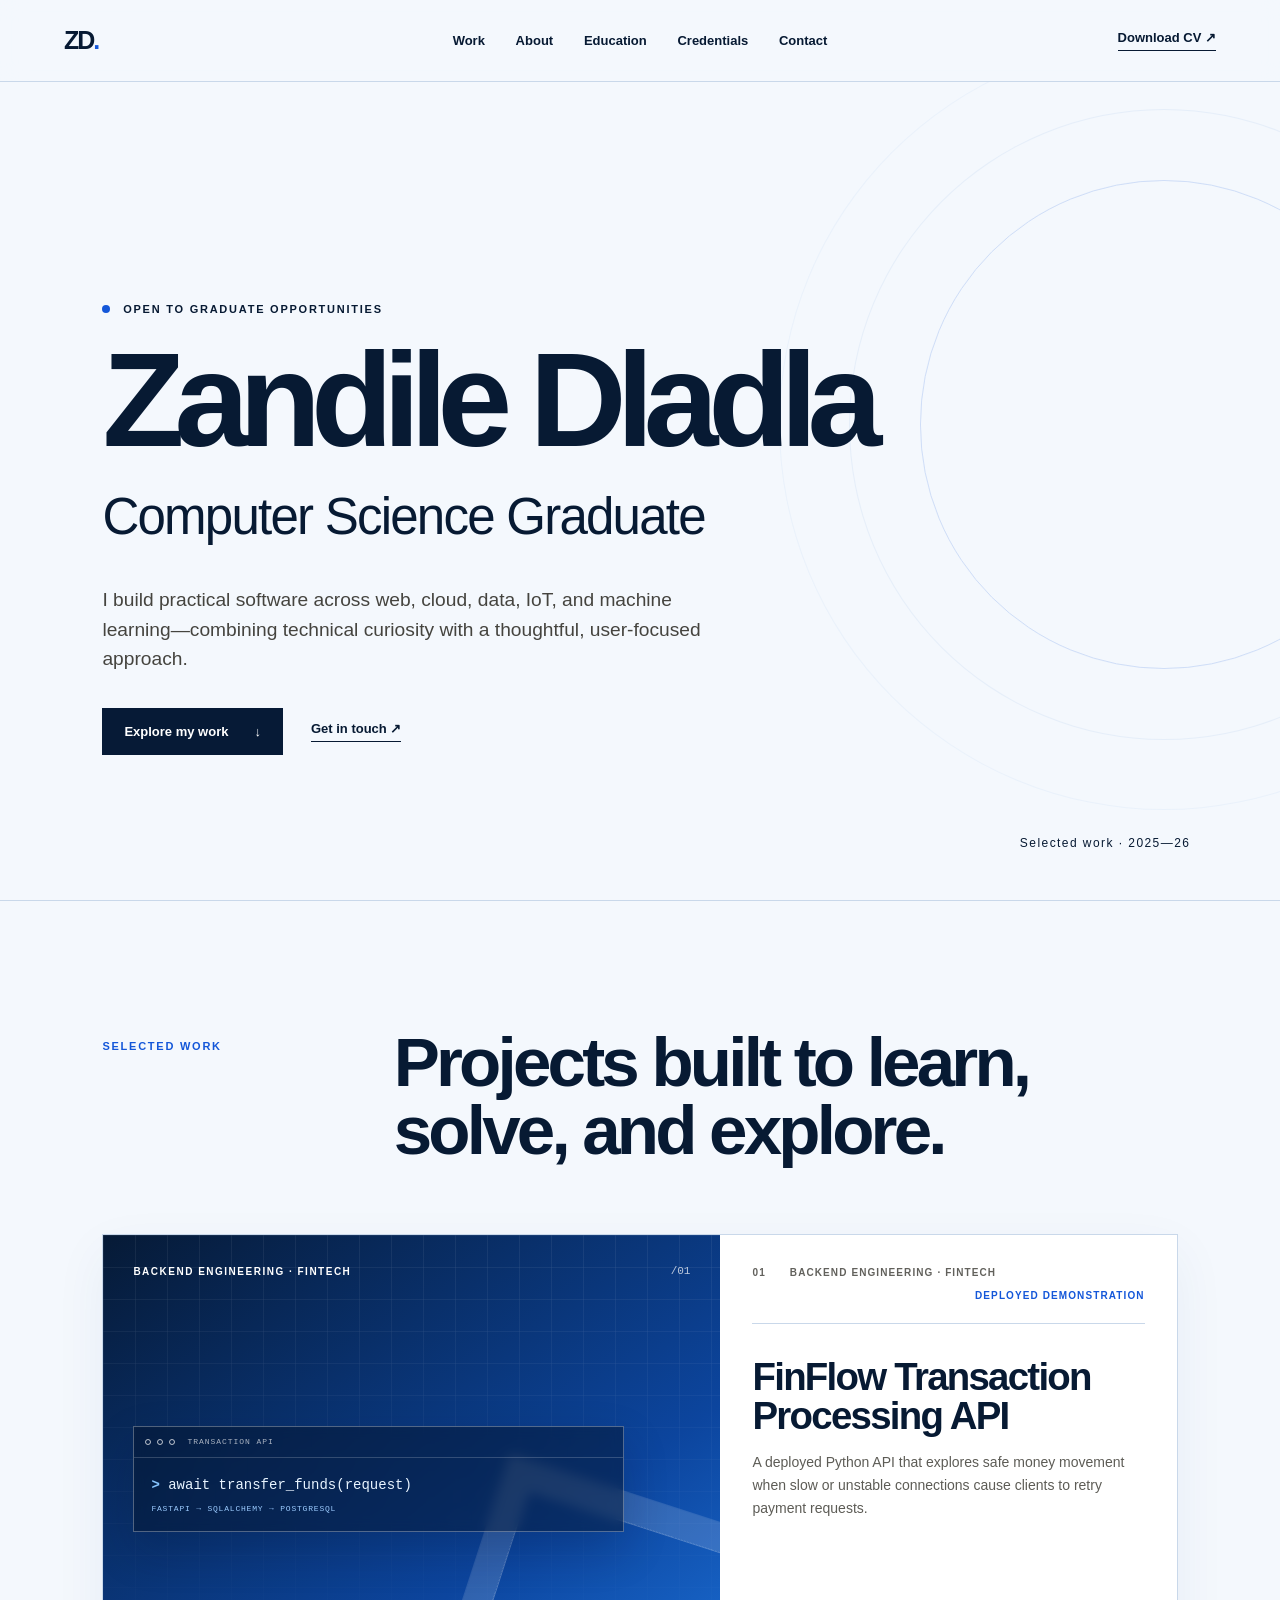
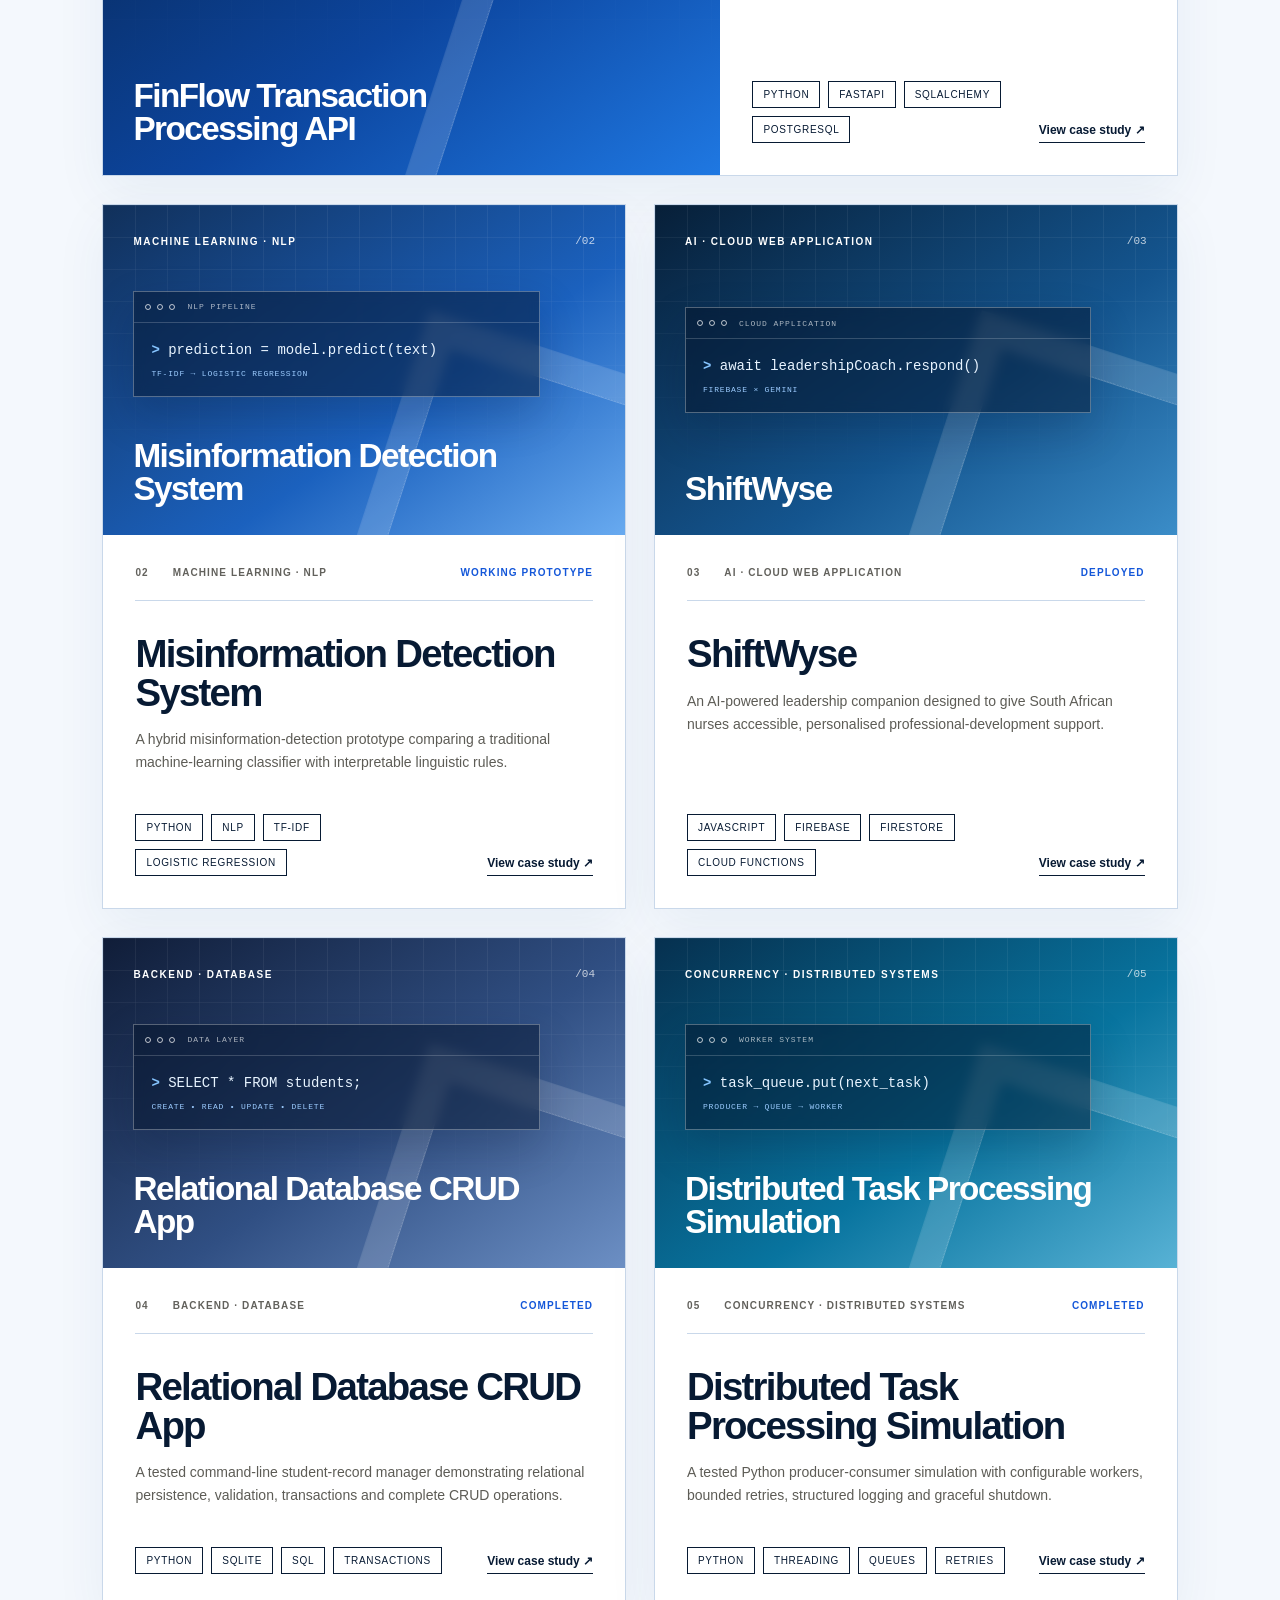
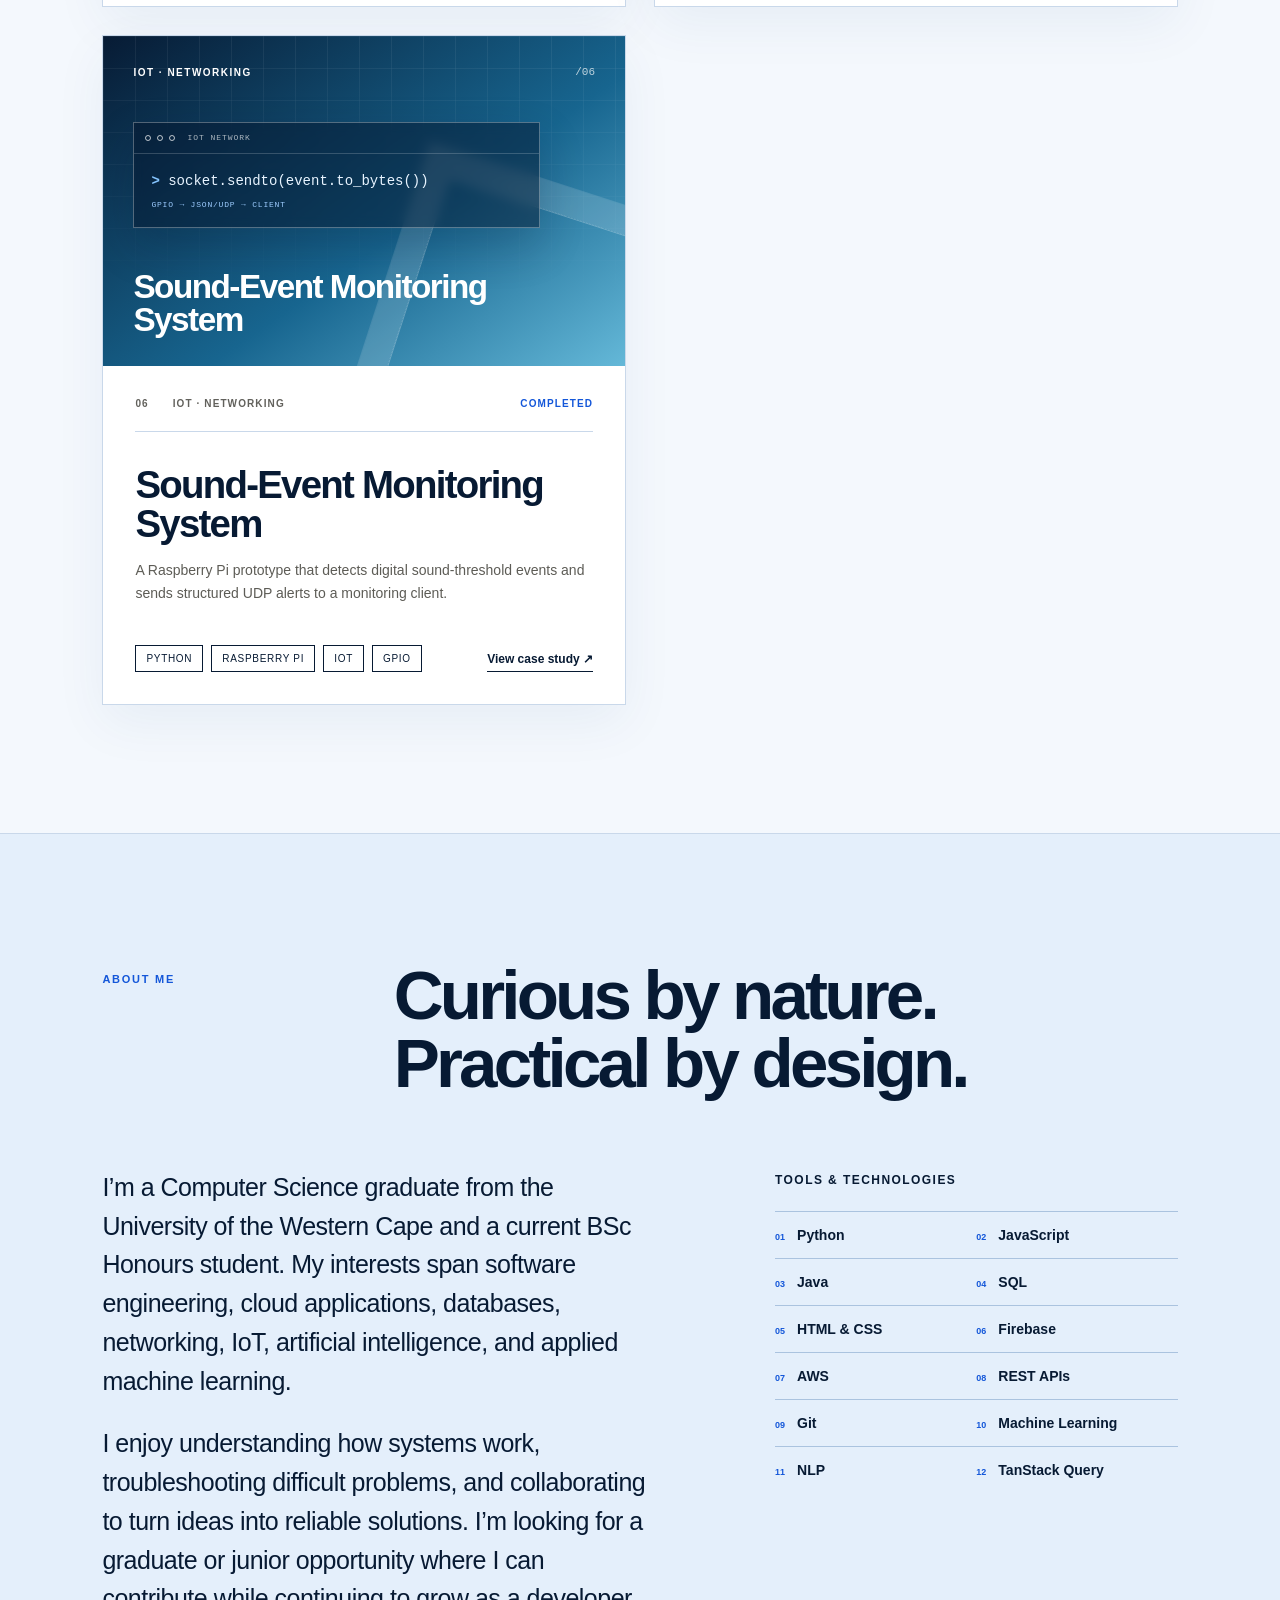
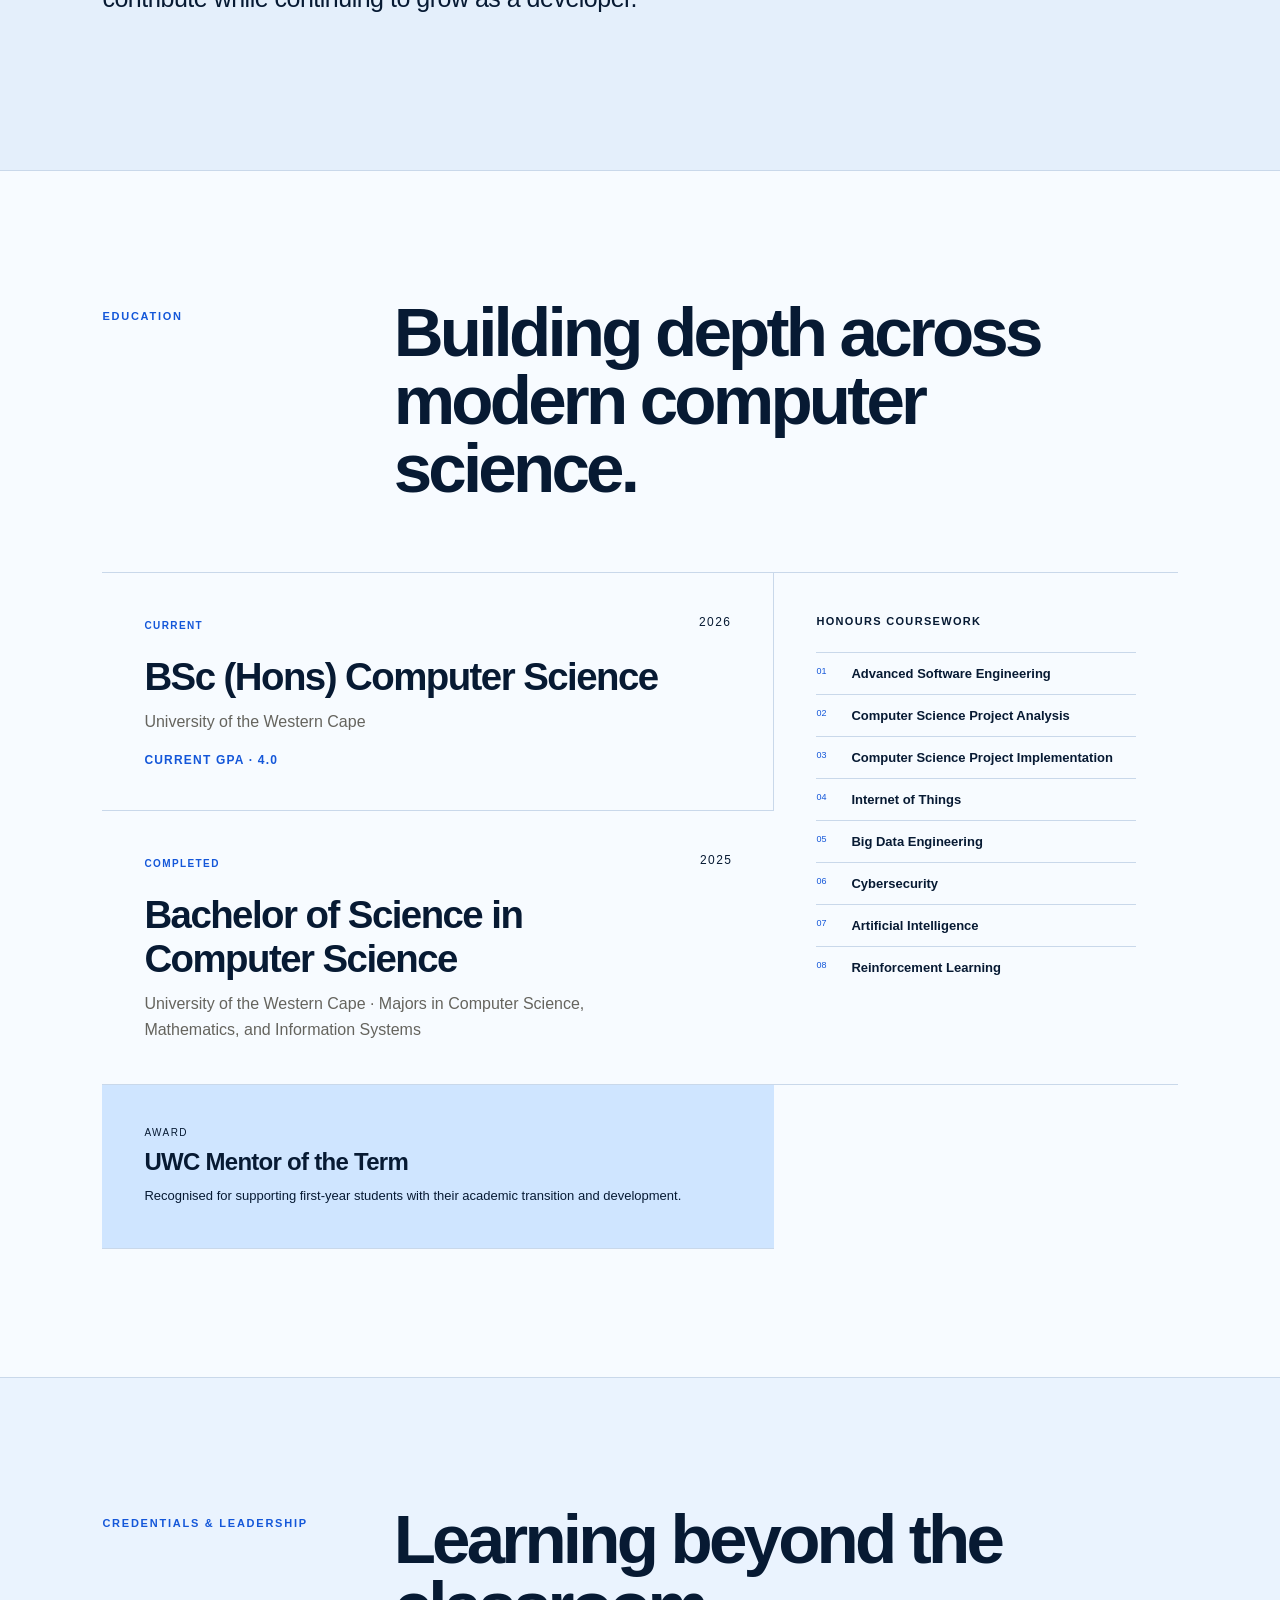
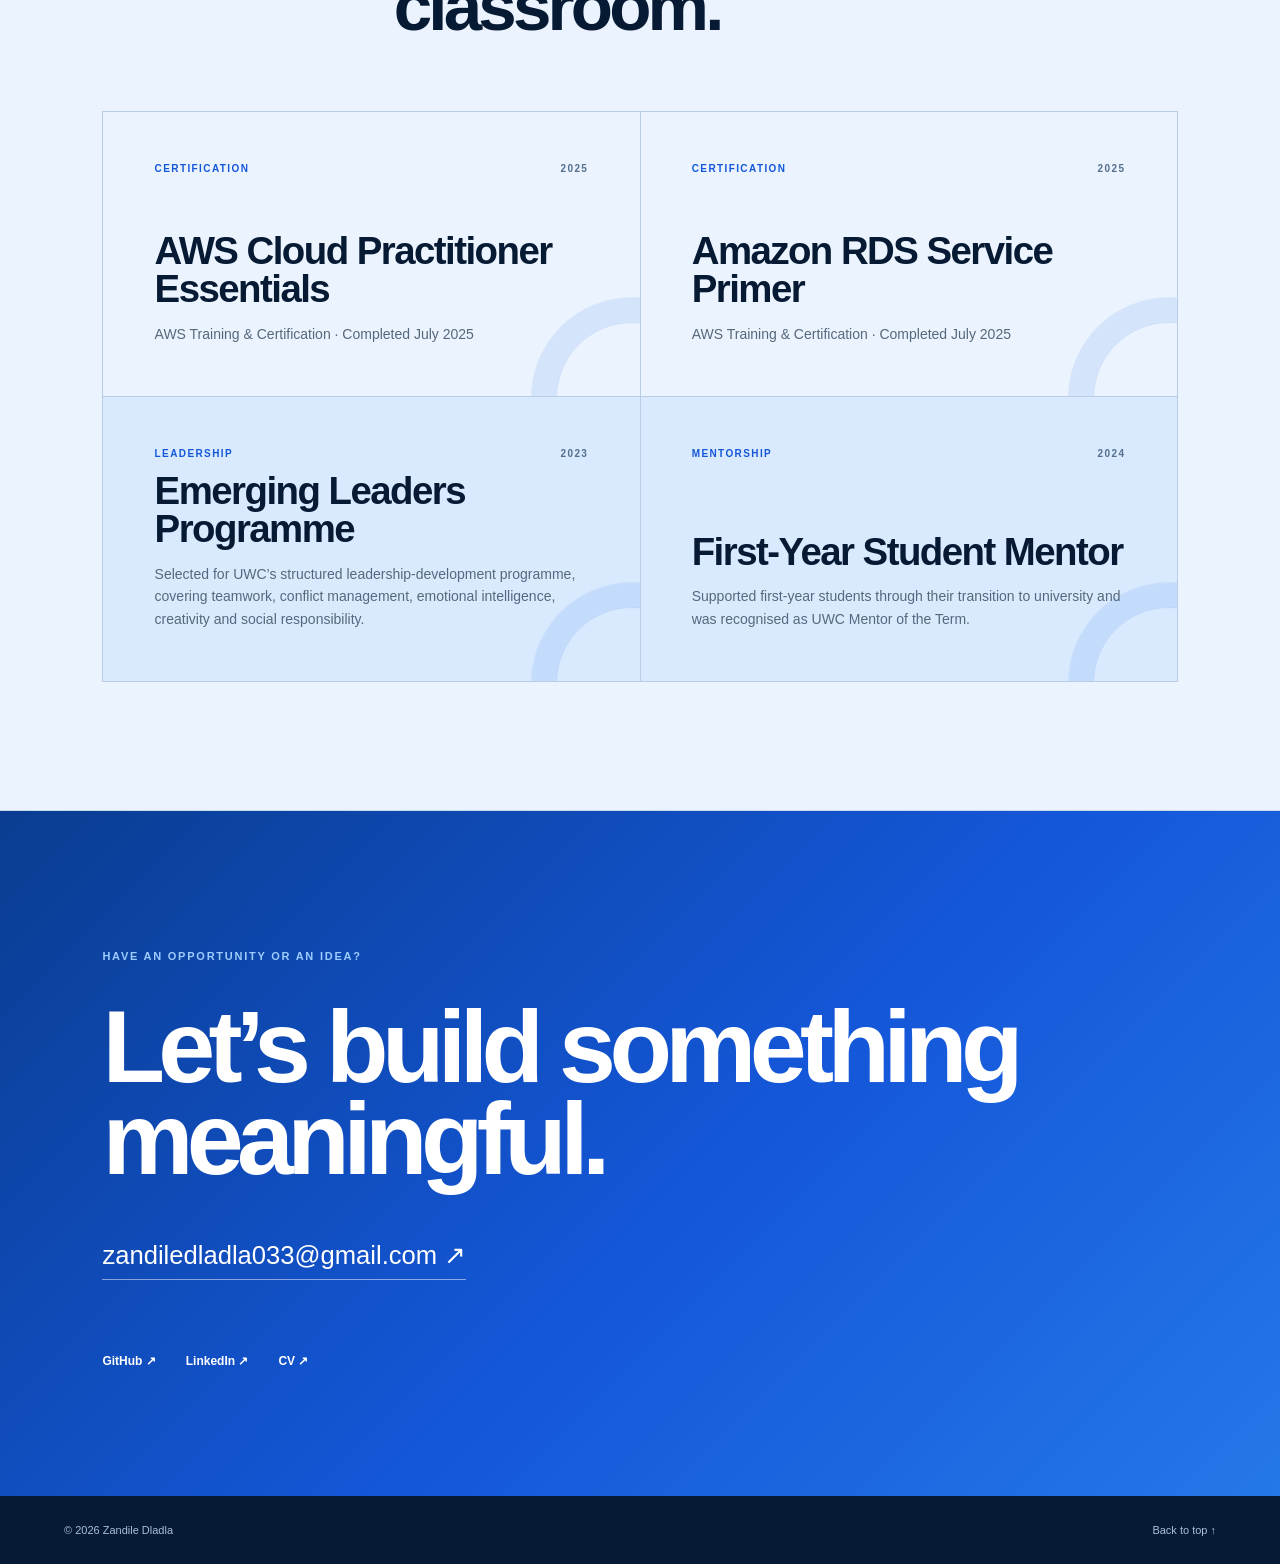
<file: index.html>
<!doctype html>
<html lang="en">
<head>
  <meta charset="UTF-8">
  <meta name="viewport" content="width=device-width, initial-scale=1.0">
  <meta name="description" content="Portfolio of Zandile Dladla, a Computer Science graduate building software across web, cloud, data, IoT and machine learning.">
  <meta name="keywords" content="Zandile Dladla, Computer Science Graduate, Software Developer, Machine Learning, Cloud, IoT, South Africa">
  <meta name="author" content="Zandile Dladla">
  <title>Zandile Dladla | Computer Science Graduate</title>
  <link rel="icon" href="favicon.svg">
  <link rel="stylesheet" href="styles.css">
  <script type="module" src="home.js?v=2"></script>
</head>
<body>
  <a class="skip-link" href="#work">Skip to projects</a>
  <main id="main-content">
    <nav class="site-nav" aria-label="Primary navigation">
      <a class="wordmark" href="#top" aria-label="Zandile Dladla home">ZD<span>.</span></a>
      <div class="nav-links"><a href="#work">Work</a><a href="#about">About</a><a href="#education">Education</a><a href="#credentials">Credentials</a><a href="#contact">Contact</a></div>
      <a class="nav-cta" href="Zandile-Dladla-CV.pdf" download="Zandile-Dladla-Public-CV.pdf" aria-label="Download Zandile Dladla's public CV as a PDF">Download CV <span aria-hidden="true">↗</span></a>
    </nav>

    <section class="hero" id="top">
      <div class="hero-kicker"><span class="status-dot"></span> Open to graduate opportunities</div>
      <h1>Zandile Dladla<span>Computer Science Graduate</span></h1>
      <p class="hero-copy">I build practical software across web, cloud, data, IoT, and machine learning—combining technical curiosity with a thoughtful, user-focused approach.</p>
      <div class="hero-actions"><a class="button button-primary" href="#work">Explore my work <span aria-hidden="true">↓</span></a><a class="text-link" href="mailto:zandiledladla033@gmail.com">Get in touch <span aria-hidden="true">↗</span></a></div>
      <div class="hero-index" aria-hidden="true">Selected work · 2025—26</div>
    </section>

    <section class="section" id="work">
      <div class="section-heading"><p>Selected work</p><h2>Projects built to learn, solve, and explore.</h2></div>
      <div class="portfolio-grid" id="portfolio-grid"></div>
    </section>

    <section class="about section" id="about">
      <div class="section-heading"><p>About me</p><h2>Curious by nature. Practical by design.</h2></div>
      <div class="about-grid">
        <div class="about-copy"><p>I’m a Computer Science graduate from the University of the Western Cape and a current BSc Honours student. My interests span software engineering, cloud applications, databases, networking, IoT, artificial intelligence, and applied machine learning.</p><p>I enjoy understanding how systems work, troubleshooting difficult problems, and collaborating to turn ideas into reliable solutions. I’m looking for a graduate or junior opportunity where I can contribute while continuing to grow as a developer.</p></div>
        <div><h3 class="skills-title">Tools & technologies</h3><div class="skills-list" id="skills-list"></div></div>
      </div>
    </section>

    <section class="education section" id="education">
      <div class="section-heading"><p>Education</p><h2>Building depth across modern computer science.</h2></div>
      <div class="education-grid">
        <article class="education-card current"><div><span class="education-status">Current</span><h3>BSc (Hons) Computer Science</h3><p>University of the Western Cape</p><strong class="gpa">Current GPA · 4.0</strong></div><span>2026</span></article>
        <div class="module-panel"><h3>Honours coursework</h3><div class="module-list" id="module-list"></div></div>
        <article class="education-card"><div><span class="education-status">Completed</span><h3>Bachelor of Science in Computer Science</h3><p>University of the Western Cape · Majors in Computer Science, Mathematics, and Information Systems</p></div><span>2025</span></article>
        <aside class="award-card"><span>Award</span><strong>UWC Mentor of the Term</strong><p>Recognised for supporting first-year students with their academic transition and development.</p></aside>
      </div>
    </section>

    <section class="credentials section" id="credentials">
      <div class="section-heading"><p>Credentials & leadership</p><h2>Learning beyond the classroom.</h2></div>
      <div class="credential-grid">
        <article class="credential-card certification"><div class="credential-top"><span>Certification</span><small>2025</small></div><h3>AWS Cloud Practitioner Essentials</h3><p>AWS Training & Certification · Completed July 2025</p></article>
        <article class="credential-card certification"><div class="credential-top"><span>Certification</span><small>2025</small></div><h3>Amazon RDS Service Primer</h3><p>AWS Training & Certification · Completed July 2025</p></article>
        <article class="credential-card leadership"><div class="credential-top"><span>Leadership</span><small>2023</small></div><h3>Emerging Leaders Programme</h3><p>Selected for UWC’s structured leadership-development programme, covering teamwork, conflict management, emotional intelligence, creativity and social responsibility.</p></article>
        <article class="credential-card leadership"><div class="credential-top"><span>Mentorship</span><small>2024</small></div><h3>First-Year Student Mentor</h3><p>Supported first-year students through their transition to university and was recognised as UWC Mentor of the Term.</p></article>
      </div>
    </section>

    <section class="contact section" id="contact"><p class="contact-kicker">Have an opportunity or an idea?</p><h2>Let’s build something meaningful.</h2><a class="contact-email" href="mailto:zandiledladla033@gmail.com">zandiledladla033@gmail.com <span aria-hidden="true">↗</span></a><div class="contact-links"><a href="https://github.com/zandiledladla" target="_blank" rel="noreferrer">GitHub <span aria-hidden="true">↗</span></a><a href="https://www.linkedin.com/in/zandiledladla" target="_blank" rel="noreferrer">LinkedIn <span aria-hidden="true">↗</span></a><a href="Zandile-Dladla-CV.pdf" download="Zandile-Dladla-Public-CV.pdf">CV <span aria-hidden="true">↗</span></a></div></section>
    <footer><span>© 2026 Zandile Dladla</span><a href="#top">Back to top ↑</a></footer>
  </main>
</body>
</html>
</file>
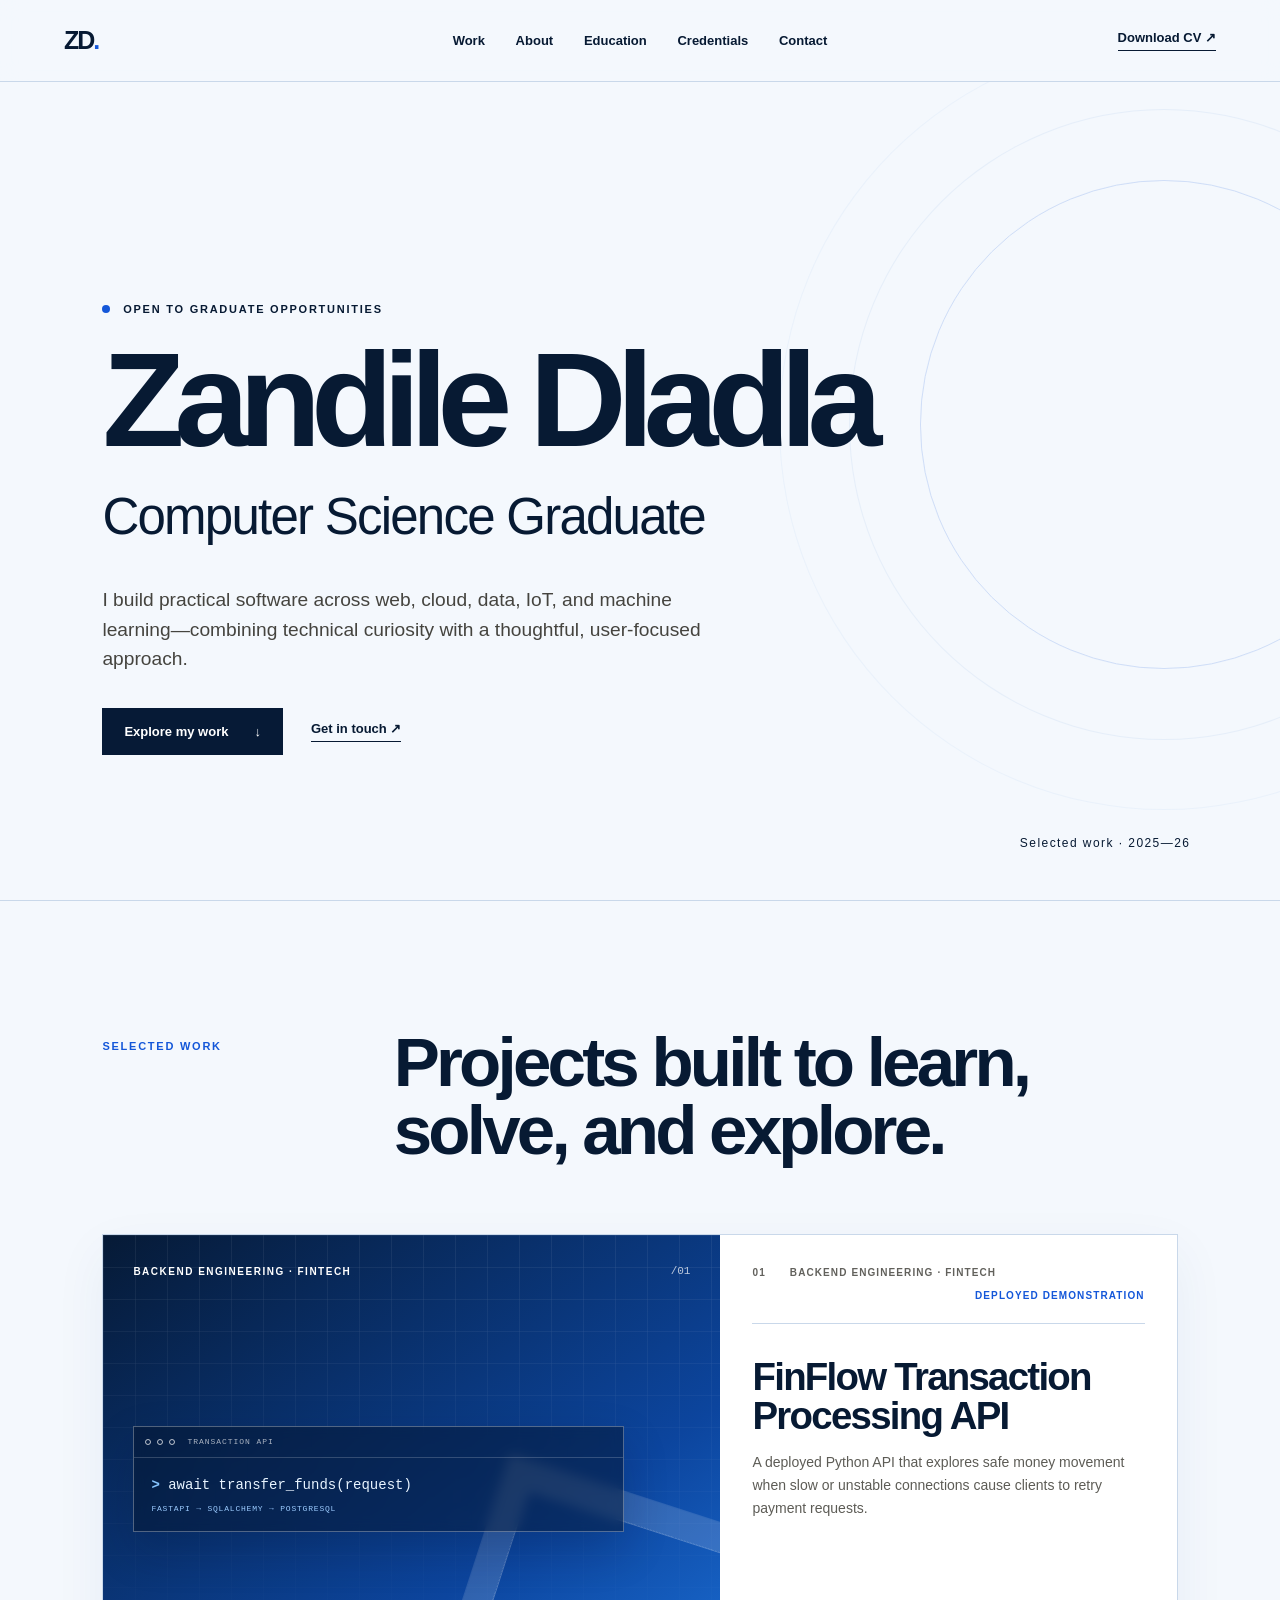
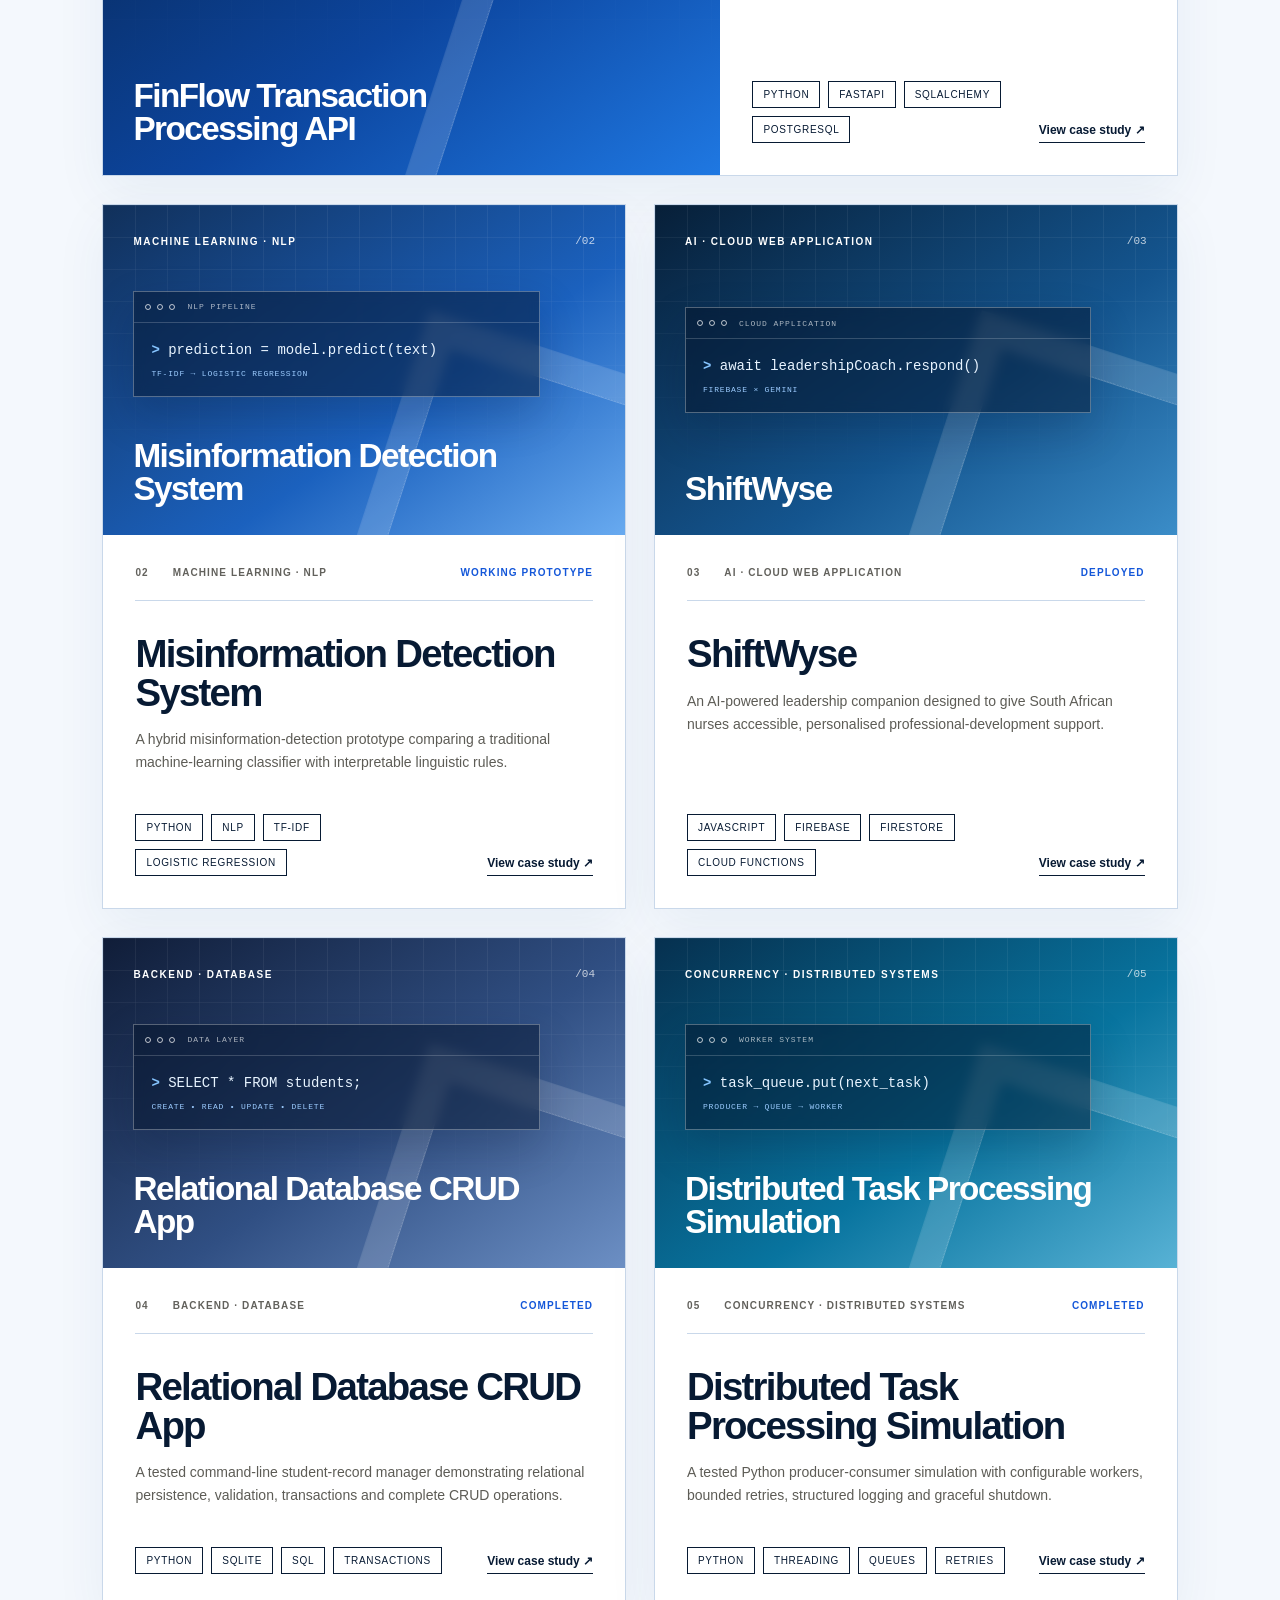
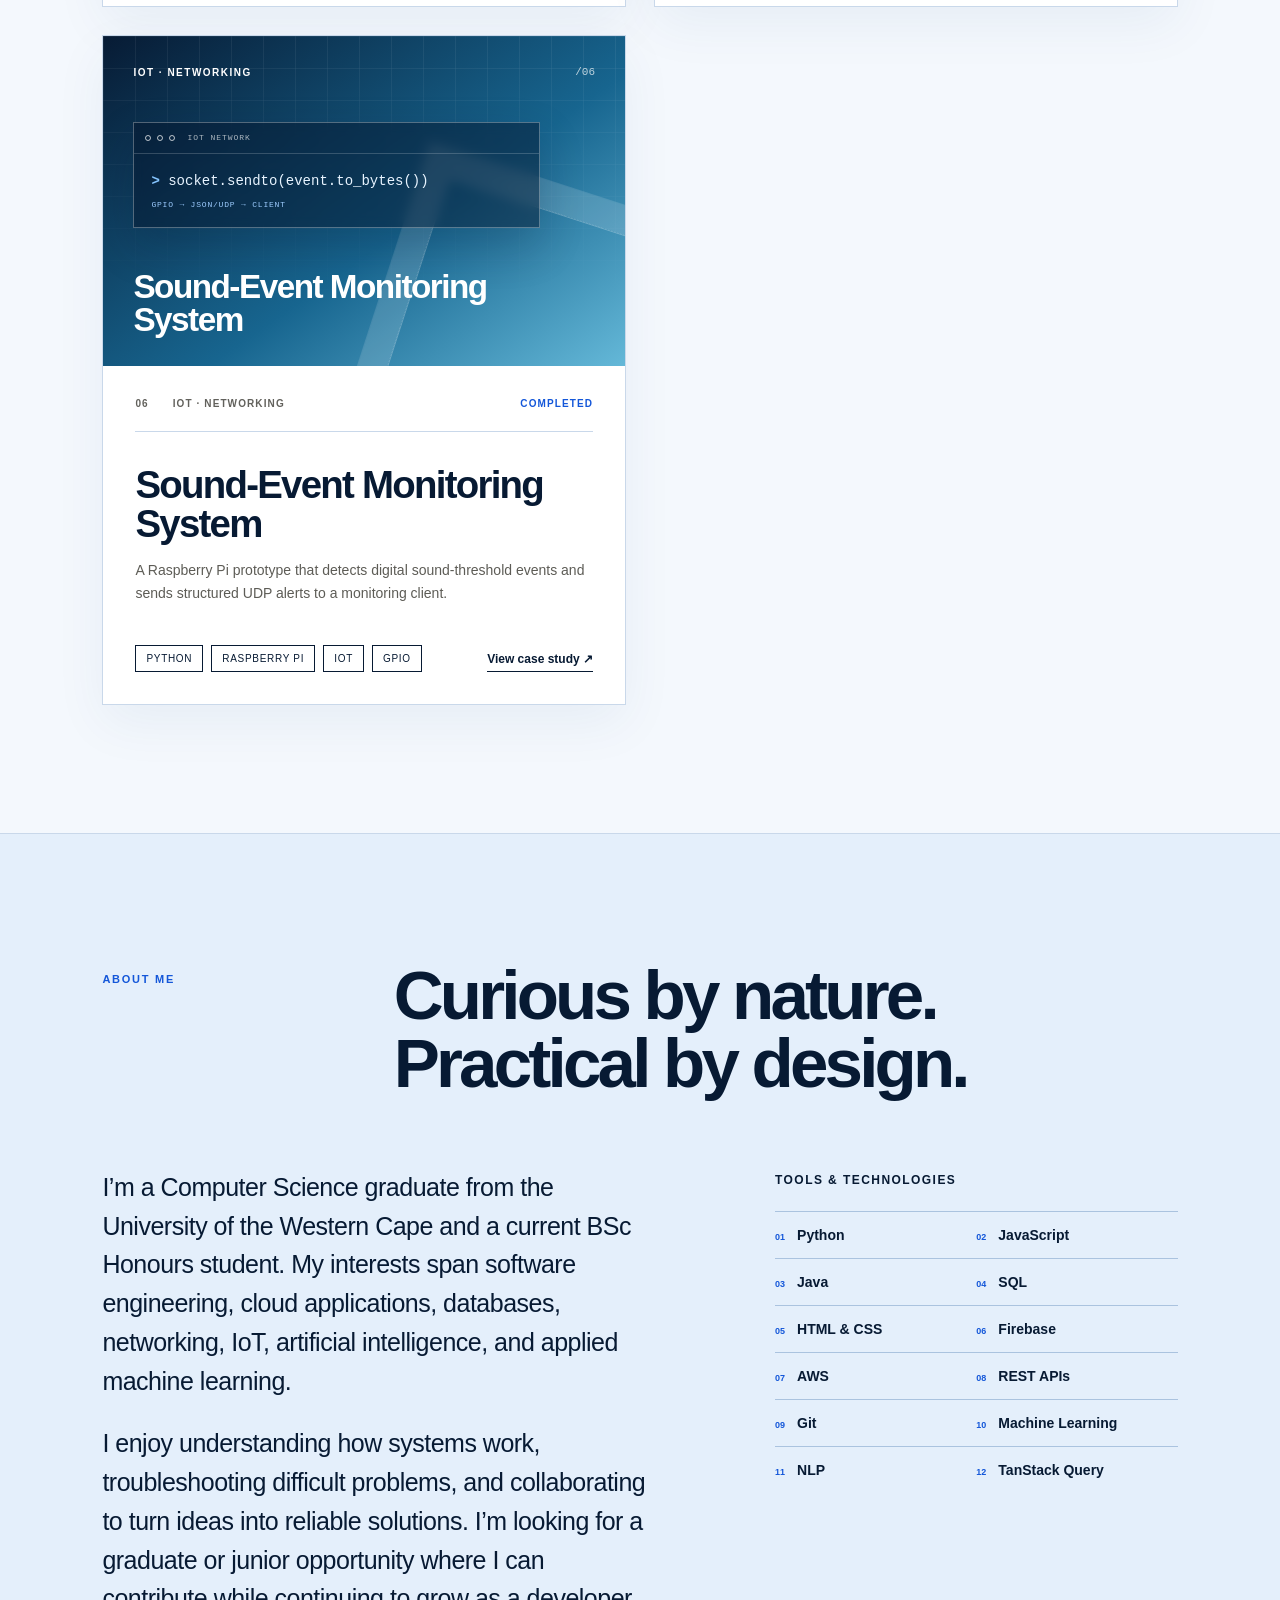
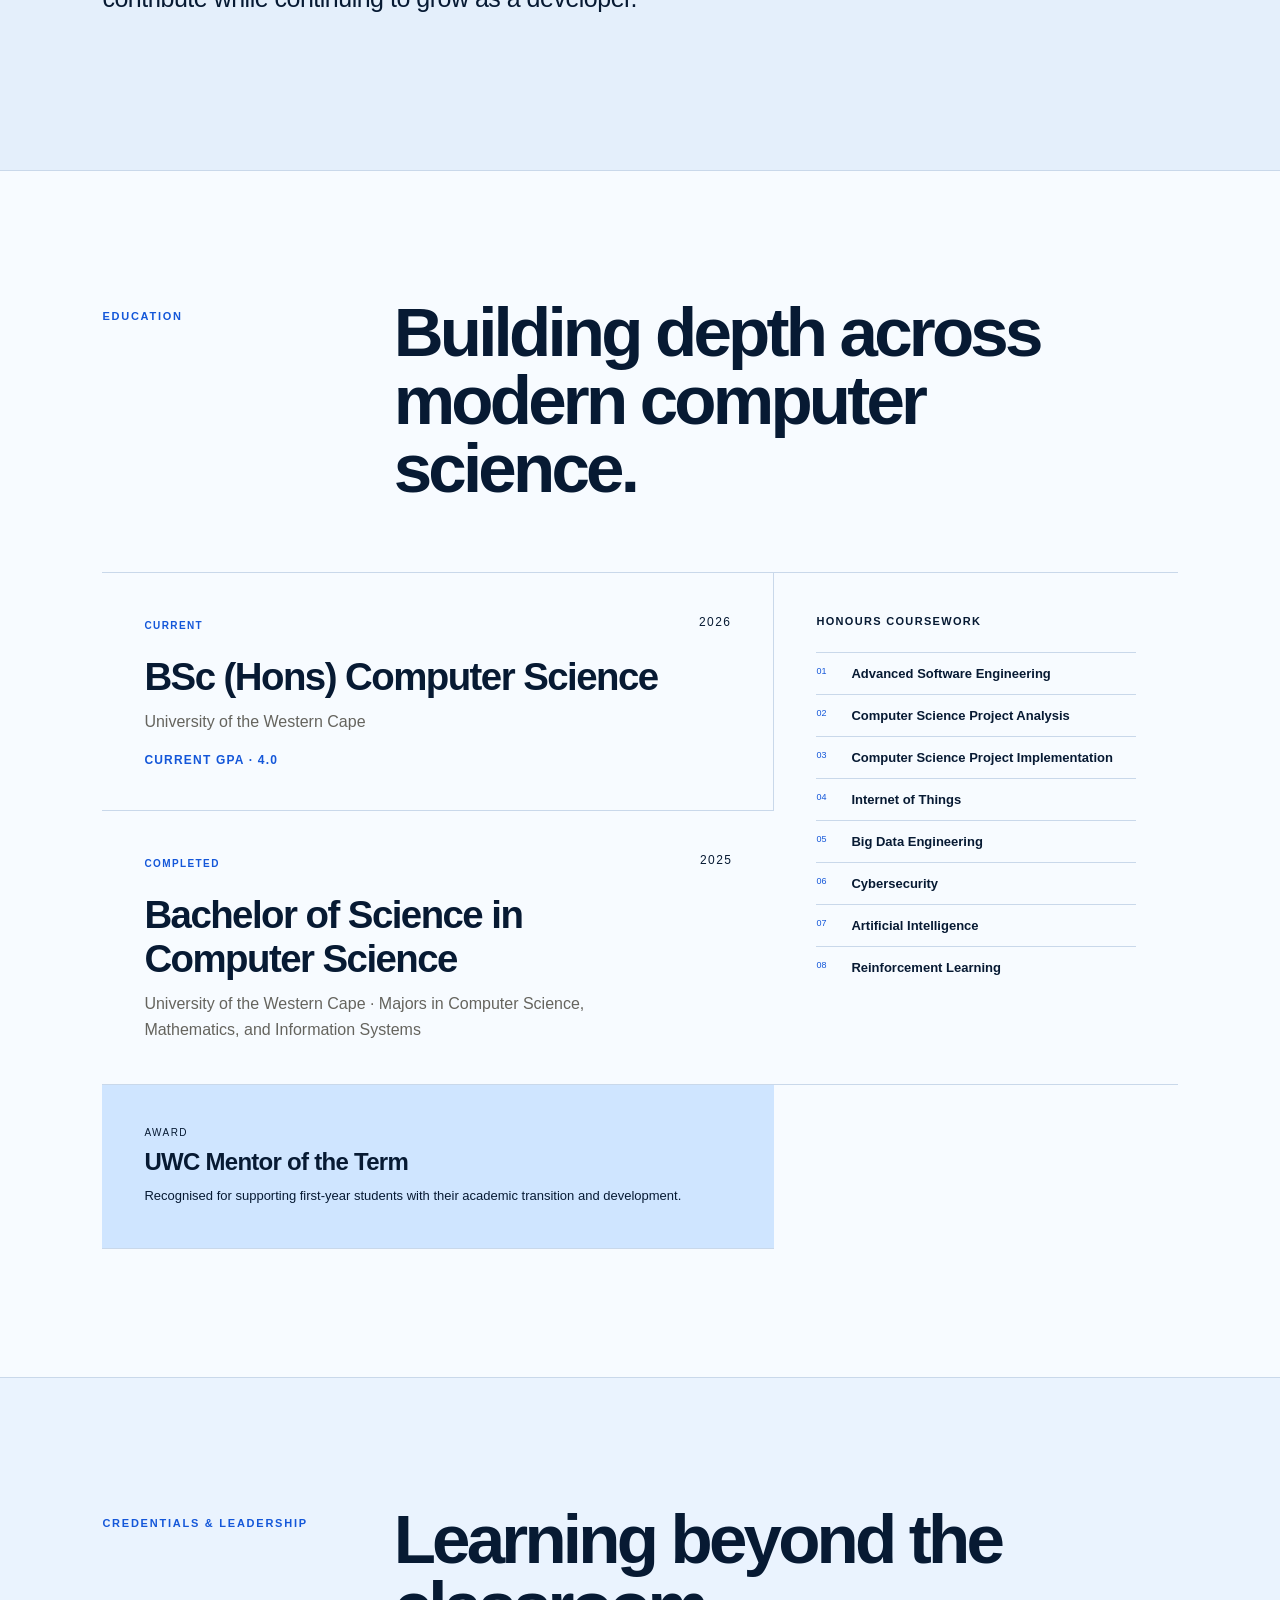
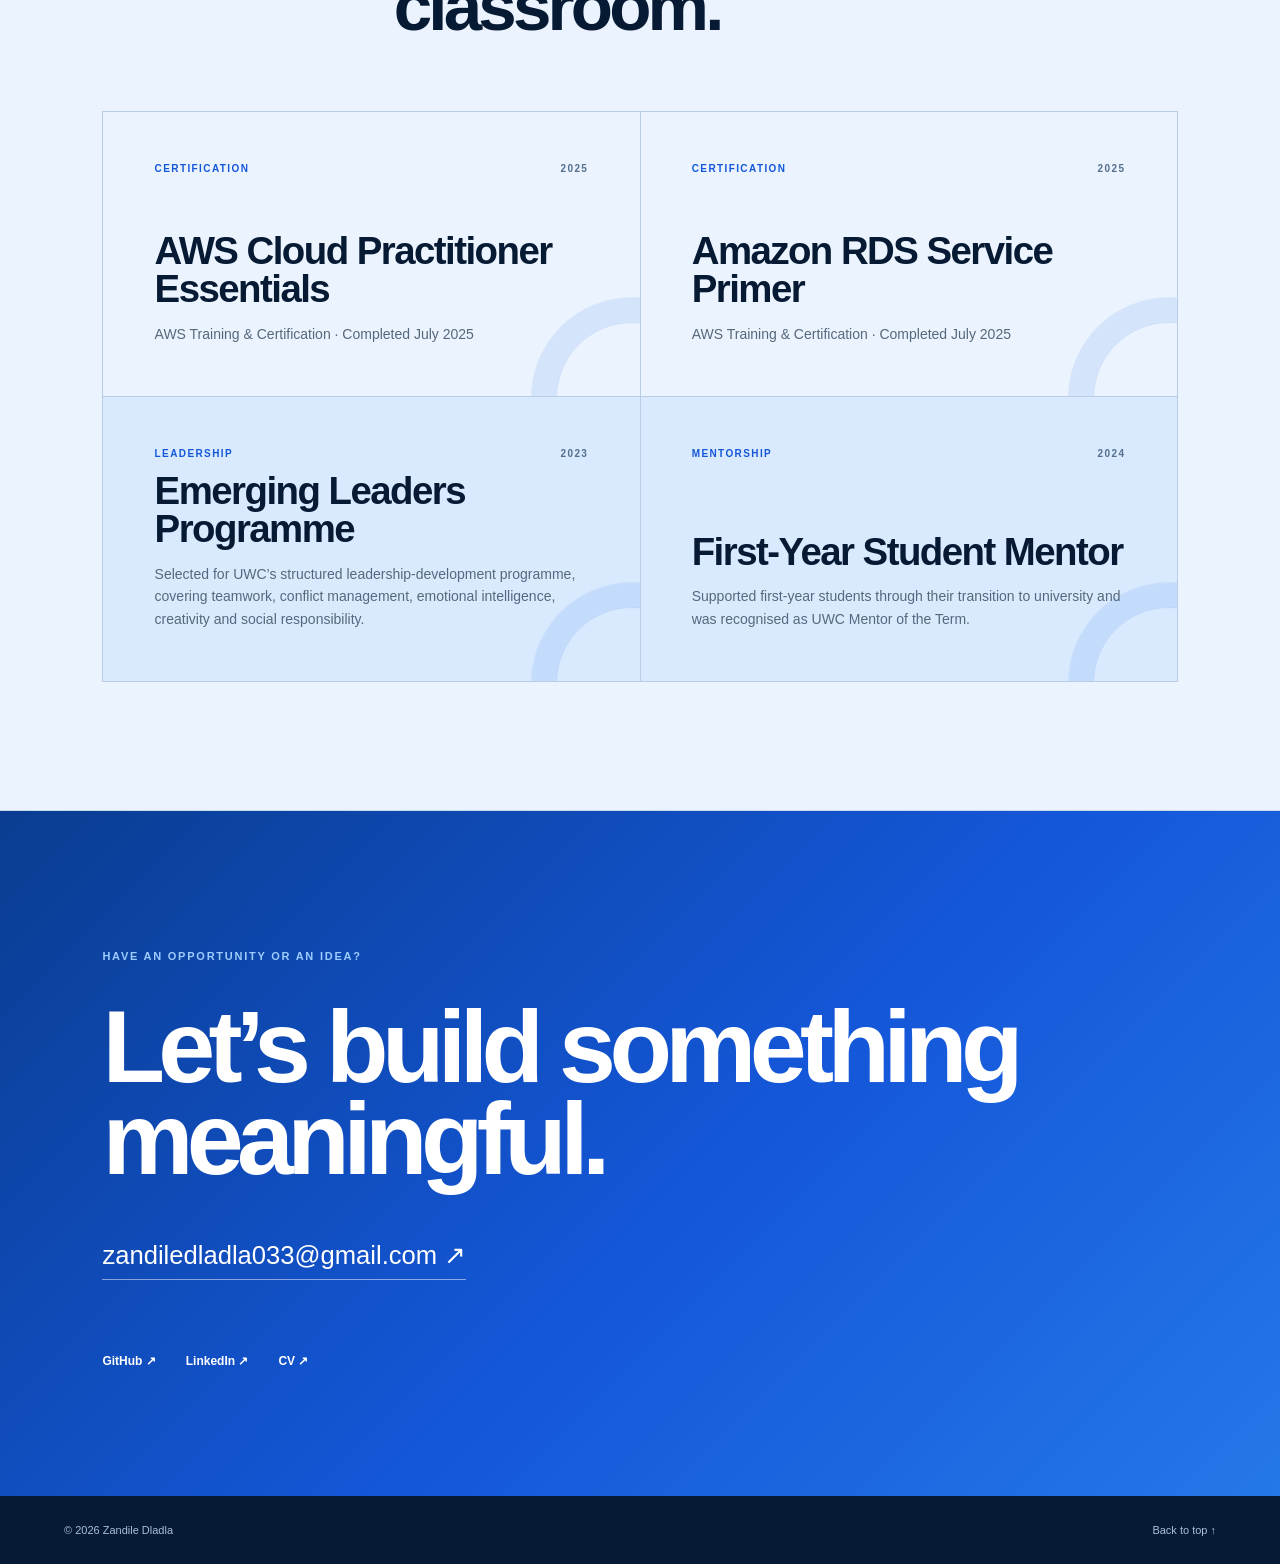
<file: project.html>
<!doctype html>
<html lang="en">
<head>
  <meta charset="UTF-8">
  <meta name="viewport" content="width=device-width, initial-scale=1.0">
  <meta name="description" content="Project case study by Zandile Dladla.">
  <title>Project | Zandile Dladla</title>
  <link rel="icon" href="favicon.svg">
  <link rel="stylesheet" href="styles.css">
  <script type="module" src="project-page.js"></script>
</head>
<body><main class="case-page" id="case-page"></main></body>
</html>
</file>
<file: styles.css>
:root { --ink:#071a33; --paper:#f4f8fd; --line:#c9d8ea; --acid:#9dccff; --blue:#1457d9; --navy:#061a36; --sky:#dcecff; --slate:#54708e; }
* { box-sizing:border-box; }
html { scroll-behavior:smooth; }
body { margin:0; background:var(--paper); color:var(--ink); font-family:Arial,Helvetica,sans-serif; }
a { color:inherit; text-decoration:none; }
.skip-link { position:fixed; left:18px; top:14px; z-index:100; padding:11px 15px; background:#fff; color:var(--navy); border:2px solid var(--blue); font-size:12px; font-weight:800; transform:translateY(-150%); transition:transform .2s ease; }
.skip-link:focus { transform:translateY(0); }
a:focus-visible { outline:3px solid var(--acid); outline-offset:4px; }

.site-nav { height:82px; padding:0 clamp(24px,5vw,78px); display:grid; grid-template-columns:1fr auto 1fr; align-items:center; border-bottom:1px solid var(--line); position:sticky; top:0; z-index:20; background:color-mix(in srgb,var(--paper) 92%,transparent); backdrop-filter:blur(12px); }
.wordmark { font-size:25px; font-weight:900; letter-spacing:-.08em; }
.wordmark span { color:var(--blue); }
.nav-links { display:flex; gap:clamp(20px,2.4vw,36px); font-size:13px; font-weight:700; }
.nav-links a:hover,.contact-links a:hover { color:var(--blue); }
.nav-cta { justify-self:end; font-size:13px; font-weight:700; border-bottom:1px solid; padding-bottom:5px; }

.hero { min-height:calc(100vh - 82px); padding:clamp(72px,10vw,150px) clamp(24px,8vw,120px) 52px; display:flex; flex-direction:column; justify-content:center; position:relative; overflow:hidden; }
.hero::after { content:""; position:absolute; width:min(38vw,520px); aspect-ratio:1; right:-10vw; top:12%; border:1px solid var(--blue); border-radius:50%; opacity:.16; box-shadow:0 0 0 70px var(--paper),0 0 0 71px #9ebfe8,0 0 0 140px var(--paper),0 0 0 141px #b6d1f1; }
.hero-kicker,.project-number,.section-heading>p,.contact-kicker { text-transform:uppercase; letter-spacing:.16em; font-size:11px; font-weight:800; }
.status-dot { width:8px; height:8px; background:var(--blue); display:inline-block; border-radius:50%; margin-right:8px; }
.hero h1 { font-size:clamp(60px,10.5vw,156px); line-height:.78; letter-spacing:-.075em; margin:32px 0 38px; max-width:1180px; position:relative; z-index:1; }
.hero h1 span { display:block; font-size:.38em; letter-spacing:-.035em; line-height:1.2; margin-top:34px; font-weight:500; }
.hero-copy { font-size:clamp(17px,1.5vw,22px); line-height:1.55; max-width:620px; margin:0 0 34px; color:#45443f; }
.hero-actions { display:flex; align-items:center; gap:28px; }
.button { padding:16px 22px; font-size:13px; font-weight:800; display:inline-flex; gap:26px; }
.button-primary { background:var(--navy); color:white; }
.button-primary:hover { background:var(--blue); }
.text-link { font-size:13px; font-weight:800; border-bottom:1px solid; padding-bottom:5px; }
.hero-index { position:absolute; right:7%; bottom:50px; font-size:12px; letter-spacing:.12em; }

.section { padding:clamp(82px,10vw,150px) clamp(24px,8vw,120px); border-top:1px solid var(--line); }
.section-heading { display:grid; grid-template-columns:1fr 3fr; gap:30px; margin-bottom:70px; }
.section-heading p { color:var(--blue); }
.section-heading h2 { margin:0; font-size:clamp(38px,5.4vw,78px); line-height:.98; letter-spacing:-.055em; max-width:850px; }

.featured-project { display:grid; grid-template-columns:.9fr 1.1fr; background:var(--ink); color:white; min-height:590px; }
.featured-copy { padding:clamp(32px,5vw,70px); display:flex; flex-direction:column; }
.featured-copy .project-number { color:var(--acid); }
.featured-copy h3 { font-size:clamp(40px,4.8vw,68px); line-height:.98; letter-spacing:-.05em; margin:60px 0 10px; }
.project-subtitle { color:#8c8b85; font-size:14px; font-weight:700; margin:0 0 32px; }
.featured-copy>p:not(.project-subtitle):not(.project-note) { color:#c7c5bf; line-height:1.7; max-width:560px; }
.project-visual { padding:28px; display:flex; align-items:center; background:var(--acid); overflow:hidden; }
.project-visual img { width:115%; max-width:none; box-shadow:0 18px 50px #14200033; }
.metric-row { display:grid; grid-template-columns:repeat(3,1fr); gap:14px; margin:34px 0; border-top:1px solid #343537; padding-top:24px; }
.metric-row div { display:flex; flex-direction:column; gap:7px; }
.metric-row strong { font-size:22px; }
.metric-row span { font-size:10px; text-transform:uppercase; letter-spacing:.08em; color:#8c8b85; }
.tag-list { display:flex; flex-wrap:wrap; gap:8px; margin-top:auto; }
.tag-list span { border:1px solid currentColor; padding:7px 10px; font-size:10px; text-transform:uppercase; letter-spacing:.07em; }
.project-note { font-size:11px; color:#8c8b85; margin:18px 0 0; }

.project-grid { display:grid; grid-template-columns:repeat(2,1fr); }
.project-card { min-height:380px; padding:50px; border:1px solid var(--line); border-top:0; display:flex; flex-direction:column; transition:background .2s,color .2s; }
.project-card:nth-child(even) { border-left:0; }
.project-card:hover { background:var(--blue); color:white; }
.project-card h3 { font-size:clamp(28px,3vw,42px); letter-spacing:-.04em; line-height:1.02; margin:64px 0 10px; max-width:450px; }
.project-card>p:not(.project-subtitle) { max-width:520px; color:#605f59; line-height:1.65; font-size:14px; }
.project-card:hover>p { color:#dfe3ff; }

.about { background:#e4effb; }
.about-grid { display:grid; grid-template-columns:1.15fr .85fr; gap:10vw; }
.about-copy>p { font-size:clamp(18px,2vw,25px); line-height:1.55; letter-spacing:-.02em; margin:0 0 24px; }
.education-line { margin-top:58px; padding-top:22px; border-top:1px solid #aac3df; display:flex; flex-direction:column; gap:7px; }
.education-line span,.education-line small { font-size:11px; text-transform:uppercase; letter-spacing:.1em; color:#66645e; }
.education-line strong { font-size:16px; }
.skills-title { font-size:12px; text-transform:uppercase; letter-spacing:.12em; margin:5px 0 24px; }
.skills-list { display:grid; grid-template-columns:repeat(2,1fr); }
.skills-list span { padding:15px 0; border-top:1px solid #aac3df; font-size:14px; font-weight:700; }
.skills-list small { font-size:9px; color:var(--blue); margin-right:12px; }

.contact { background:linear-gradient(135deg,#0a3d91 0%,#1457d9 55%,#2578e8 100%); color:white; min-height:620px; display:flex; flex-direction:column; justify-content:center; }
.contact-kicker { color:var(--acid); }
.contact h2 { font-size:clamp(54px,8vw,116px); line-height:.9; letter-spacing:-.065em; margin:28px 0 55px; max-width:1050px; }
.contact-email { font-size:clamp(17px,2vw,28px); border-bottom:1px solid #ffffff80; align-self:flex-start; padding-bottom:9px; }
.contact-links { display:flex; gap:30px; margin-top:74px; font-size:12px; font-weight:800; }
footer { padding:28px clamp(24px,5vw,78px); background:var(--navy); color:#a9bfd8; display:flex; justify-content:space-between; font-size:11px; }

@media (max-width:800px) {
  .site-nav { grid-template-columns:1fr auto; }
  .nav-links { display:none; }
  .hero { min-height:760px; justify-content:flex-start; }
  .hero h1 { margin-top:60px; }
  .hero-index { display:none; }
  .section-heading,.featured-project,.about-grid { grid-template-columns:1fr; }
  .section-heading { gap:18px; }
  .featured-project { min-height:0; }
  .project-visual { min-height:310px; order:-1; }
  .featured-copy h3 { margin-top:38px; }
  .project-grid { grid-template-columns:1fr; }
  .project-card,.project-card:nth-child(even) { border-left:1px solid var(--line); }
  .metric-row { grid-template-columns:1fr; }
  .metric-row div { flex-direction:row; align-items:baseline; }
  .skills-list { margin-top:30px; }
}

@media (max-width:520px) {
  .nav-cta { font-size:11px; }
  .hero { padding-top:72px; min-height:700px; }
  .hero h1 { font-size:55px; }
  .hero h1 span { font-size:23px; }
  .hero-actions { align-items:flex-start; flex-direction:column; }
  .project-card { padding:34px 26px; min-height:350px; }
  .skills-list { grid-template-columns:1fr; }
  .contact-links { flex-wrap:wrap; }
}

/* Portfolio cards */
.portfolio-grid { display:grid; grid-template-columns:repeat(2,minmax(0,1fr)); gap:28px; }
.portfolio-card { background:#fff; border:1px solid var(--line); display:flex; flex-direction:column; min-width:0; box-shadow:0 18px 50px rgba(17,65,120,.06); }
.portfolio-card { transition:transform .25s ease,box-shadow .25s ease; }
.portfolio-card:hover { transform:translateY(-4px); box-shadow:0 24px 60px rgba(17,65,120,.12); }
.portfolio-card:first-child { grid-column:1/-1; display:grid; grid-template-columns:1.15fr .85fr; }
.portfolio-card:first-child .card-cover { min-height:540px; }
.card-cover { display:flex; flex-direction:column; justify-content:space-between; height:330px; overflow:hidden; position:relative; padding:30px; color:white; isolation:isolate; background:linear-gradient(145deg,#0b2b55,#1457d9); }
.card-cover::before { content:""; position:absolute; inset:0; z-index:-2; opacity:.18; background-image:linear-gradient(rgba(255,255,255,.35) 1px,transparent 1px),linear-gradient(90deg,rgba(255,255,255,.35) 1px,transparent 1px); background-size:32px 32px; mask-image:linear-gradient(to bottom,black,transparent 82%); }
.card-cover::after { content:""; position:absolute; width:58%; height:72%; right:-16%; bottom:-28%; border:1px solid rgba(255,255,255,.28); transform:rotate(18deg); z-index:-1; box-shadow:0 0 0 28px rgba(255,255,255,.025),0 0 0 29px rgba(255,255,255,.13); transition:transform .45s ease; }
.portfolio-card:hover .card-cover::after { transform:rotate(12deg) scale(1.06); }
.cover-01 { background:linear-gradient(145deg,#061a36 0%,#0c459e 62%,#1f78e2 100%); }
.cover-02 { background:linear-gradient(145deg,#11305a 0%,#1b61be 60%,#68aaf0 100%); }
.cover-03 { background:linear-gradient(145deg,#071f38 0%,#14558f 60%,#3b8dc8 100%); }
.cover-04 { background:linear-gradient(145deg,#101d38 0%,#304f83 55%,#6c8fc4 100%); }
.cover-05 { background:linear-gradient(145deg,#06304f 0%,#08749f 58%,#58b2d5 100%); }
.cover-06 { background:linear-gradient(145deg,#071b34 0%,#17658f 58%,#64b8d8 100%); }
.cover-top { display:flex; justify-content:space-between; align-items:center; }
.cover-category { text-transform:uppercase; letter-spacing:.15em; font-size:10px; font-weight:800; }
.cover-index { font-family:ui-monospace,SFMono-Regular,Menlo,monospace; font-size:11px; color:rgba(255,255,255,.72); }
.cover-terminal { width:min(88%,520px); border:1px solid rgba(255,255,255,.3); background:rgba(3,18,40,.48); box-shadow:0 18px 45px rgba(1,17,39,.2); backdrop-filter:blur(6px); margin:auto 0; }
.terminal-bar { height:31px; display:flex; align-items:center; gap:6px; padding:0 11px; border-bottom:1px solid rgba(255,255,255,.18); }
.terminal-bar i { display:block; width:6px; height:6px; border:1px solid rgba(255,255,255,.72); border-radius:50%; }
.terminal-bar span { margin-left:6px; font-family:ui-monospace,SFMono-Regular,Menlo,monospace; text-transform:uppercase; letter-spacing:.12em; font-size:8px; color:rgba(255,255,255,.66); }
.cover-terminal code { display:block; padding:19px 17px 11px; font-size:clamp(10px,1.15vw,14px); color:#e8f4ff; white-space:nowrap; }
.cover-terminal code b { color:#86c5ff; }
.cover-terminal small { display:block; padding:0 17px 18px; font-family:ui-monospace,SFMono-Regular,Menlo,monospace; font-size:8px; letter-spacing:.1em; color:#9dccff; }
.cover-title { max-width:430px; font-size:clamp(24px,2.6vw,42px); line-height:.98; letter-spacing:-.045em; font-weight:800; position:relative; z-index:1; }
.card-body { padding:32px; display:flex; flex-direction:column; flex:1; }
.card-meta { display:flex; flex-wrap:wrap; gap:12px 24px; padding-bottom:22px; border-bottom:1px solid var(--line); color:#62615c; font-size:10px; text-transform:uppercase; letter-spacing:.11em; font-weight:700; }
.card-meta span:last-child { margin-left:auto; color:var(--blue); }
.card-body h3 { font-size:clamp(28px,3vw,46px); letter-spacing:-.045em; line-height:1; margin:34px 0 16px; }
.card-body>p { color:#5d5c56; line-height:1.65; font-size:14px; max-width:620px; margin:0 0 40px; }
.card-footer { margin-top:auto; display:flex; align-items:flex-end; justify-content:space-between; gap:24px; }
.case-link { flex:none; font-size:12px; font-weight:800; border-bottom:1px solid; padding-bottom:5px; }
.case-link:hover { color:var(--blue); }

/* Education */
.education { background:#f7fbff; }
.education-grid { display:grid; grid-template-columns:1.25fr .75fr; border-top:1px solid var(--line); }
.education-card,.module-panel,.award-card { padding:42px; border-bottom:1px solid var(--line); }
.education-card { display:flex; justify-content:space-between; gap:30px; }
.education-card:first-child { border-right:1px solid var(--line); }
.education-card h3 { font-size:clamp(24px,3vw,40px); letter-spacing:-.04em; margin:22px 0 10px; }
.education-card p { color:#65645e; line-height:1.6; margin:0; max-width:660px; }
.gpa { display:inline-block; margin-top:18px; color:var(--blue); font-size:12px; text-transform:uppercase; letter-spacing:.1em; }
.education-card>span { font-size:12px; letter-spacing:.12em; }
.education-status { color:var(--blue); font-size:10px; text-transform:uppercase; letter-spacing:.14em; font-weight:800; }
.module-panel { grid-row:span 2; }
.module-panel h3 { text-transform:uppercase; letter-spacing:.12em; font-size:11px; margin:0 0 25px; }
.module-list>div { display:grid; grid-template-columns:35px 1fr; border-top:1px solid var(--line); padding:13px 0; }
.module-list span { color:var(--blue); font-size:9px; }
.module-list p { margin:0; font-size:13px; font-weight:700; }
.award-card { background:#cfe5ff; display:flex; flex-direction:column; gap:10px; }
.award-card>span { font-size:10px; text-transform:uppercase; letter-spacing:.14em; }
.award-card strong { font-size:24px; letter-spacing:-.03em; }
.award-card p { margin:0; font-size:13px; line-height:1.5; max-width:540px; }

/* Credentials and leadership */
.credentials { background:#eaf3fe; }
.credential-grid { display:grid; grid-template-columns:repeat(2,minmax(0,1fr)); border-top:1px solid #b9cee6; border-left:1px solid #b9cee6; }
.credential-card { min-height:285px; padding:clamp(30px,4vw,52px); border-right:1px solid #b9cee6; border-bottom:1px solid #b9cee6; display:flex; flex-direction:column; position:relative; overflow:hidden; }
.credential-card::after { content:""; position:absolute; width:150px; height:150px; border:1px solid rgba(20,87,217,.13); border-radius:50%; right:-68px; bottom:-78px; box-shadow:0 0 0 24px rgba(20,87,217,.025),0 0 0 25px rgba(20,87,217,.08); }
.credential-card.leadership { background:#d9eaff; }
.credential-top { display:flex; justify-content:space-between; align-items:center; color:var(--blue); text-transform:uppercase; letter-spacing:.14em; font-size:10px; font-weight:800; }
.credential-top small { color:var(--slate); font-size:10px; }
.credential-card h3 { max-width:560px; margin:auto 0 14px; font-size:clamp(26px,3vw,42px); line-height:1; letter-spacing:-.04em; }
.credential-card p { max-width:610px; margin:0; color:#56687b; font-size:14px; line-height:1.6; position:relative; z-index:1; }

/* Project case studies */
.case-page { background:var(--paper); }
.case-nav { position:relative; }
.back-link { font-size:12px; font-weight:800; }
.case-hero { padding:clamp(70px,10vw,140px) clamp(24px,8vw,120px) 70px; }
.case-label,.case-section-title { color:var(--blue); text-transform:uppercase; letter-spacing:.15em; font-size:10px; font-weight:800; }
.case-hero h1 { font-size:clamp(55px,9.5vw,140px); max-width:1220px; line-height:.84; letter-spacing:-.075em; margin:40px 0; }
.case-hero>p { max-width:760px; font-size:clamp(18px,2vw,26px); line-height:1.5; color:#4f4e49; }
.case-actions { display:flex; flex-wrap:wrap; gap:12px; margin-top:38px; }
.button-outline { border:1px solid var(--ink); }
.button-outline:hover { background:#fff; }
.case-cover { height:min(68vw,780px); margin:0 clamp(24px,5vw,78px); background:#dce8f5; overflow:hidden; display:flex; align-items:center; justify-content:center; }
.case-cover img { width:100%; height:100%; object-fit:cover; }
.case-cover-contained { height:auto; min-height:420px; padding:clamp(20px,4vw,58px); background:linear-gradient(145deg,#d8e9fb,#edf6ff); }
.case-cover-contained img { width:auto; max-width:100%; height:auto; max-height:720px; object-fit:contain; border:1px solid #b9cee6; box-shadow:0 20px 55px rgba(8,54,108,.14); }
.case-facts { display:grid; grid-template-columns:repeat(3,1fr); margin:0 clamp(24px,8vw,120px); padding:50px 0; border-bottom:1px solid var(--line); }
.case-facts div { display:flex; flex-direction:column; gap:8px; border-left:1px solid var(--line); padding-left:25px; }
.case-facts div:first-child { border-left:0; padding-left:0; }
.case-facts span { text-transform:uppercase; letter-spacing:.12em; font-size:9px; color:#74726c; }
.case-facts strong { font-size:15px; }
.case-section { padding:clamp(75px,9vw,130px) clamp(24px,8vw,120px); border-bottom:1px solid var(--line); }
.two-column { display:grid; grid-template-columns:1fr 2.4fr; gap:7vw; }
.case-content { display:grid; grid-template-columns:repeat(2,1fr); gap:6vw; }
.case-section h2 { font-size:clamp(28px,3.5vw,50px); letter-spacing:-.045em; line-height:1; margin:0 0 24px; }
.case-section p { font-size:clamp(16px,1.5vw,20px); line-height:1.75; color:#55544f; margin:0; max-width:780px; }
.feature-list { display:grid; grid-template-columns:repeat(2,1fr); }
.feature-list>div { display:grid; grid-template-columns:42px 1fr; padding:22px 0; border-top:1px solid var(--line); }
.feature-list span { color:var(--blue); font-size:10px; }
.feature-list p { font-size:16px; font-weight:700; color:var(--ink); }
.contribution { background:var(--navy); color:#fff; }
.contribution .case-section-title { color:var(--acid); }
.contribution p { color:#c6c5c0; }
.case-tags { display:flex; flex-wrap:wrap; gap:8px; margin-top:42px; }
.case-tags span { border:1px solid #9c9a92; padding:8px 11px; text-transform:uppercase; letter-spacing:.08em; font-size:10px; }
.case-gallery { display:grid; grid-template-columns:repeat(2,1fr); gap:18px; padding:clamp(55px,8vw,110px) clamp(24px,5vw,78px); }
.case-gallery img { width:100%; height:520px; object-fit:contain; background:#e4effa; padding:14px; }
.next-project { padding:clamp(70px,10vw,140px) clamp(24px,8vw,120px); background:linear-gradient(135deg,#0b3f92,#1764d8); color:#fff; display:flex; flex-direction:column; gap:28px; }
.next-project>span { color:var(--acid); text-transform:uppercase; letter-spacing:.14em; font-size:10px; }
.next-project a { font-size:clamp(38px,6vw,86px); letter-spacing:-.055em; line-height:1; }

@media (max-width:800px) {
  .portfolio-grid { grid-template-columns:1fr; }
  .portfolio-card:first-child { grid-column:auto; display:flex; }
  .portfolio-card:first-child .card-cover,.card-cover { min-height:0; height:300px; }
  .education-grid { grid-template-columns:1fr; }
  .credential-grid { grid-template-columns:1fr; }
  .education-card:first-child { border-right:0; }
  .module-panel { grid-row:auto; }
  .case-nav { grid-template-columns:1fr auto 1fr; }
  .case-cover { height:58vw; }
  .case-cover-contained { height:auto; min-height:0; }
  .two-column,.case-content { grid-template-columns:1fr; }
  .case-section-title { margin-bottom:30px; }
  .case-facts { grid-template-columns:1fr; gap:25px; }
  .case-facts div { border-left:0; padding:0; }
  .case-gallery { grid-template-columns:1fr; }
  .case-gallery img { height:auto; }
}

@media (max-width:520px) {
  .portfolio-card .card-body { padding:25px; }
  .card-footer { align-items:flex-start; flex-direction:column; }
  .case-nav .nav-cta { display:none; }
  .case-nav { grid-template-columns:1fr auto; }
  .case-cover { height:62vw; margin:0; }
  .case-cover-contained { height:auto; padding:14px; }
  .case-facts { margin:0 24px; }
  .feature-list { grid-template-columns:1fr; }
}

@media (prefers-reduced-motion:reduce) {
  html { scroll-behavior:auto; }
  *,*::before,*::after { transition-duration:.01ms !important; animation-duration:.01ms !important; animation-iteration-count:1 !important; }
}
</file>
